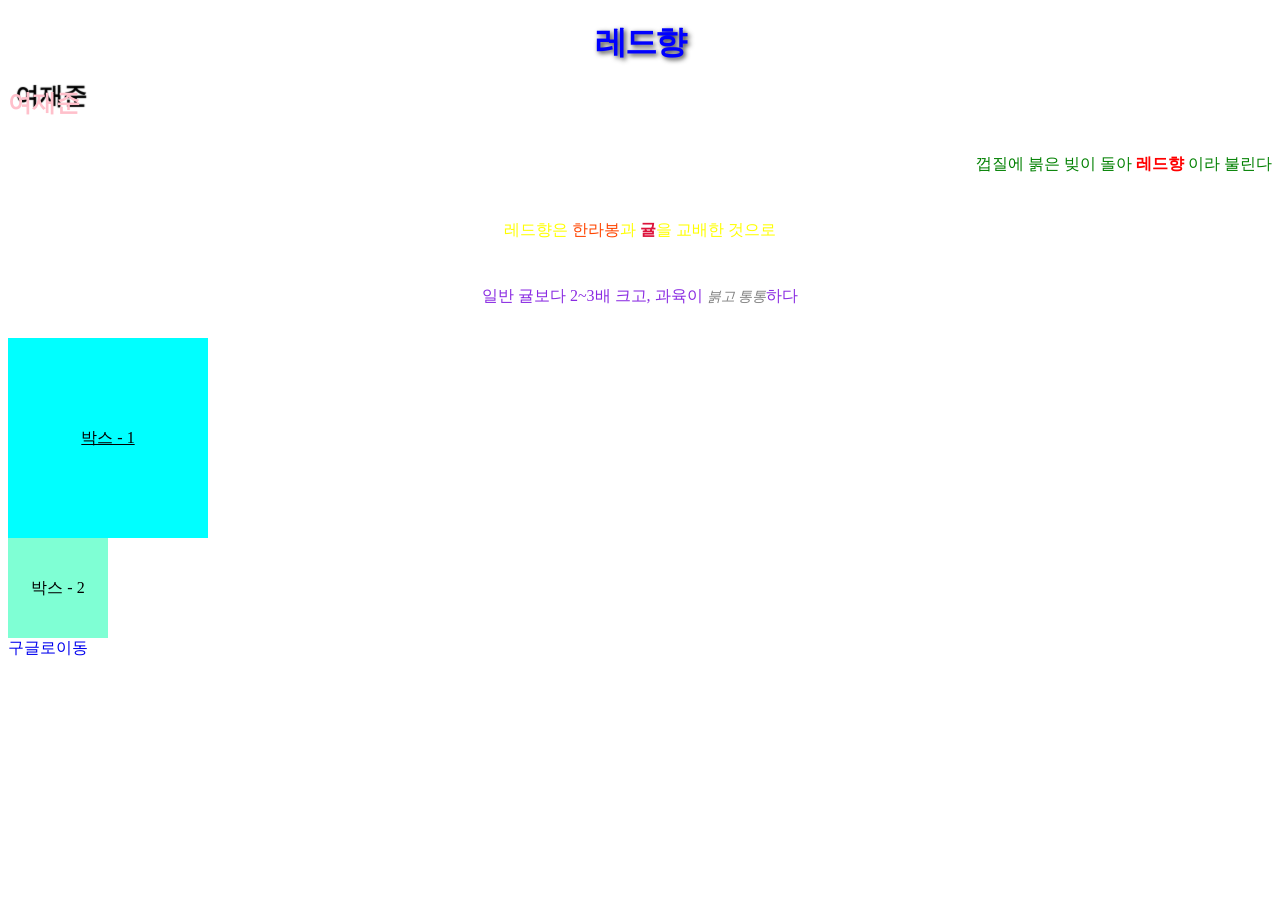
<file: index.html>
<!doctype html>
<html lang="ko">
  <head>
    <meta charset="UTF-8" />
    <meta name="viewport" content="width=device-width, initial-scale=1.0" />
    <title>Document</title>
    <style>
      h1 {
        color: #00f; /* 16진수 표기법 */
        text-align: center;
        /* text-shadow:가로거리 세로거리 번짐정도 색상 ; */
        text-shadow: 2px 2px 5px #333; /*글자 그림자 코드*/
        letter-spacing: -2px; /*글자 간격 조절 코드*/
      }
      h2 {
        color: pink;
        text-shadow: 7px -7px 1px #000;
      }
      p {
        color: green; /* 색상 이름 표기법 */
        text-align: right; /*택스트 위치변경 코드*/
        line-height: 50px; /*줄 간격 조절 코드*/
      }
      span {
        color: rgb(255, 0, 0); /* rgb 표기법 */
        font-weight: bold;
      }
      .hanra {
        color: orangered;
        font-weight: 400;
      }
      .orange {
        color: crimson;
      }
      .p2 {
        color: yellow;
        text-align: center;
      }
      .p3 {
        color: blueviolet;
        text-align: center;
      }
      em {
        font-size: 14px;
        color: rgba(0, 0, 0, 0.5);
      }
      .box {
        width: 200px;
        height: 200px;
        background-color: aqua;
        text-align: center;
        line-height: 200px; /* 글자 위아래로 위치 변경 태그*/
        text-decoration: underline;
      }
      .box1 {
        width: 100px;
        height: 100px;
        background-color: aquamarine;
        text-align: center; /* 글자 중간으로 변경 태그*/
        line-height: 100px;
      }
      a {
        text-decoration: none;
      }
    </style>
  </head>
  <body>
    <h1>레드향</h1>
    <h2>여재준</h2>
    <p>껍질에 붉은 빚이 돌아 <span>레드향 </span>이라 불린다</p>
    <p class="p2">
      레드향은 <span class="hanra">한라봉</span>과
      <span class="orange">귤</span>을 교배한 것으로
    </p>
    <p class="p3">일반 귤보다 2~3배 크고, 과육이 <em>붉고 통통</em>하다</p>
    <!-- 박스 안에 글자 중간 정렬 -->
    <div class="box">박스 - 1</div>
    <div class="box1">박스 - 2</div>
    <a href="https://www.google.com/">구글로이동</a>
  </body>
</html>
</file>
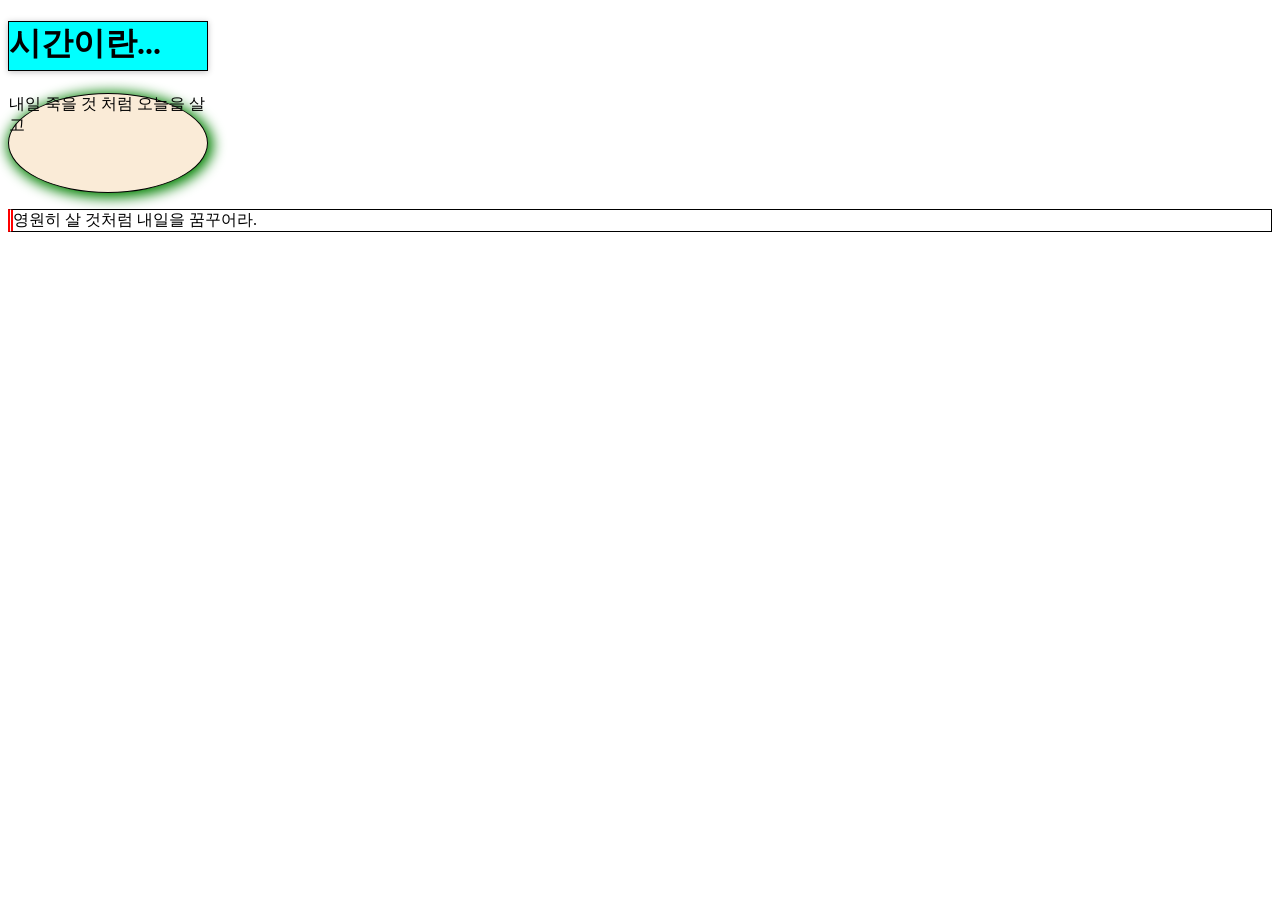
<file: boxmodel.html>
<!doctype html>
<html lang="ko">
  <head>
    <meta charset="UTF-8" />
    <meta name="viewport" content="width=device-width, initial-scale=1.0" />
    <title>블록 레벨 요소</title>
    <link rel="stylesheet" href="css/boxmodel.css">
  </head>
  <body>
    <h1>시간이란...</h1>
    <div>내일 죽을 것 처럼 <span>오늘</span>을 살고</div>
    <p>영원히 살 것처럼 내일을 꿈꾸어라.</p>
  </body>
</html>
</file>
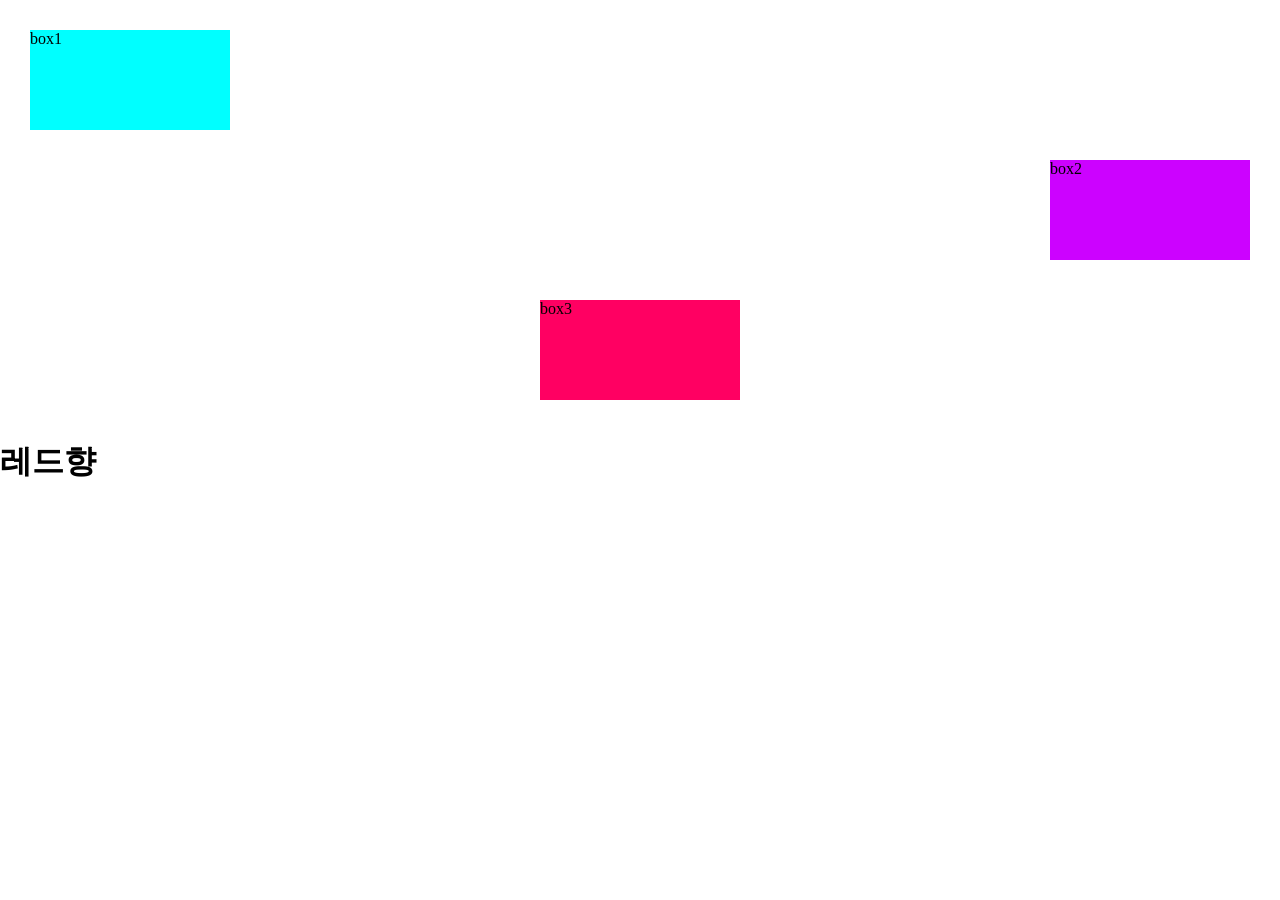
<file: boxmodel2.html>
<!DOCTYPE html>
<html lang="ko">
<head>
    <meta charset="UTF-8">
    <meta name="viewport" content="width=device-width, initial-scale=1.0">
    <title>여백 조절</title>
    <link rel="stylesheet" href="css/boxmodel2.css">
</head>
<body>
    <div id="box1">box1</div>
    <div id="box2">box2</div>
    <div id="box3">box3</div>
    <h1>레드향</h1>
    
</body>
</html>
</file>
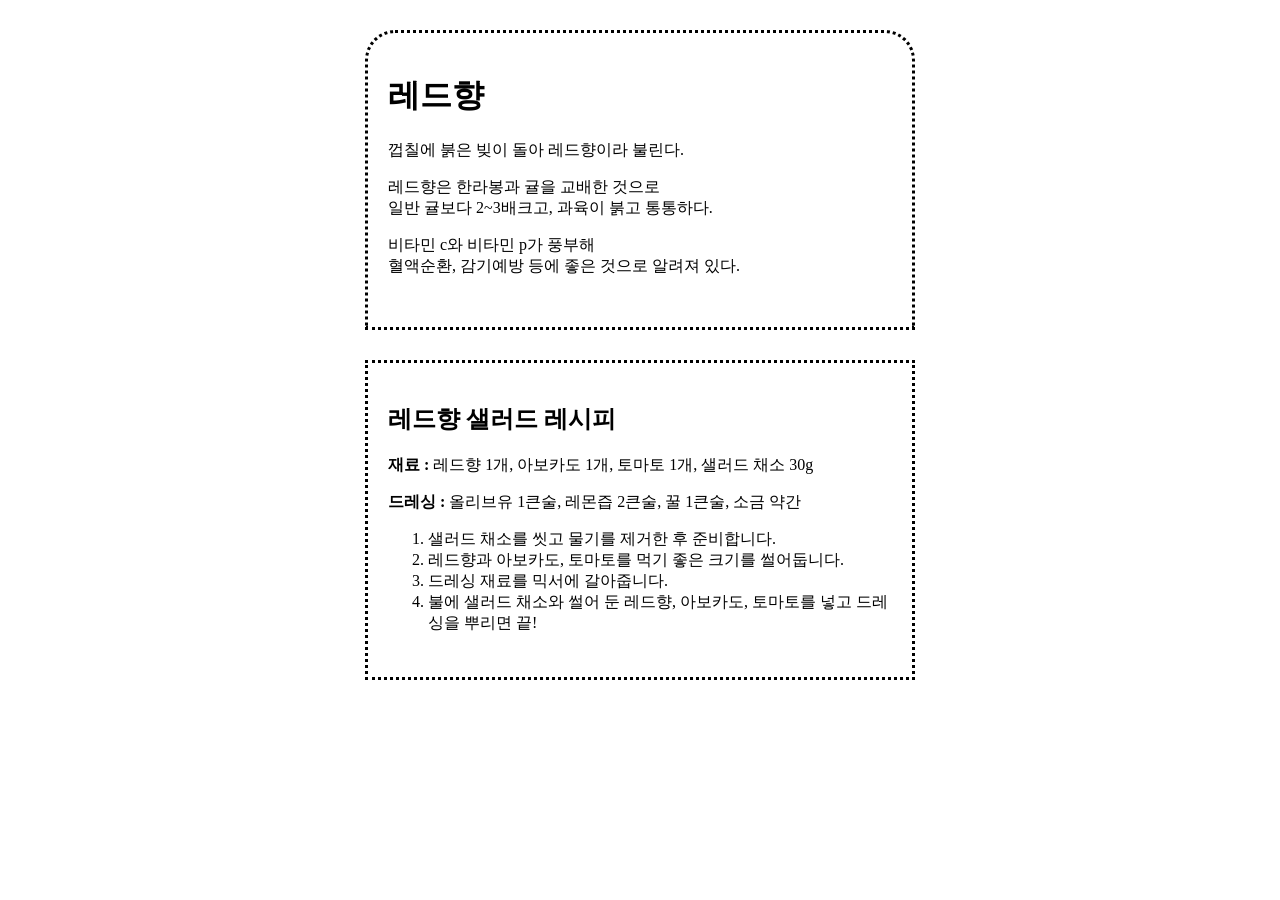
<file: boxmodel3.html>
<!doctype html>
<html lang="ko">
  <head>
    <meta charset="UTF-8" />
    <meta name="viewport" content="width=device-width, initial-scale=1.0" />
    <title>boxmodel3</title>
    <link rel="stylesheet" href="css/boxmodel3.css" />
  </head>
  <body>
    <div class="div1">
      <h1>레드향</h1>
      <p>껍칠에 붉은 빚이 돌아 레드향이라 불린다.</p>
      <p>
        레드향은 한라봉과 귤을 교배한 것으로<br />일반 귤보다 2~3배크고, 과육이
        붉고 통통하다.
      </p>
      <p>
        비타민 c와 비타민 p가 풍부해<br />혈액순환, 감기예방 등에 좋은 것으로
        알려져 있다.
      </p>
    </div>
    <div class="div2">
      <h2>레드향 샐러드 레시피</h2>
      <p><b>재료 :</b> 레드향 1개, 아보카도 1개, 토마토 1개, 샐러드 채소 30g</p>
      <p><b>드레싱 :</b> 올리브유 1큰술, 레몬즙 2큰술, 꿀 1큰술, 소금 약간</p>
      <ol type="1">
        <li>샐러드 채소를 씻고 물기를 제거한 후 준비합니다.</li>
        <li>레드향과 아보카도, 토마토를 먹기 좋은 크기를 썰어둡니다.</li>
        <li>드레싱 재료를 믹서에 갈아줍니다.</li>
        <li>불에 샐러드 채소와 썰어 둔 레드향, 아보카도, 토마토를 넣고 드레싱을 뿌리면 끝!</li>
      </ol>
    </div>
  </body>
</html>
</file>
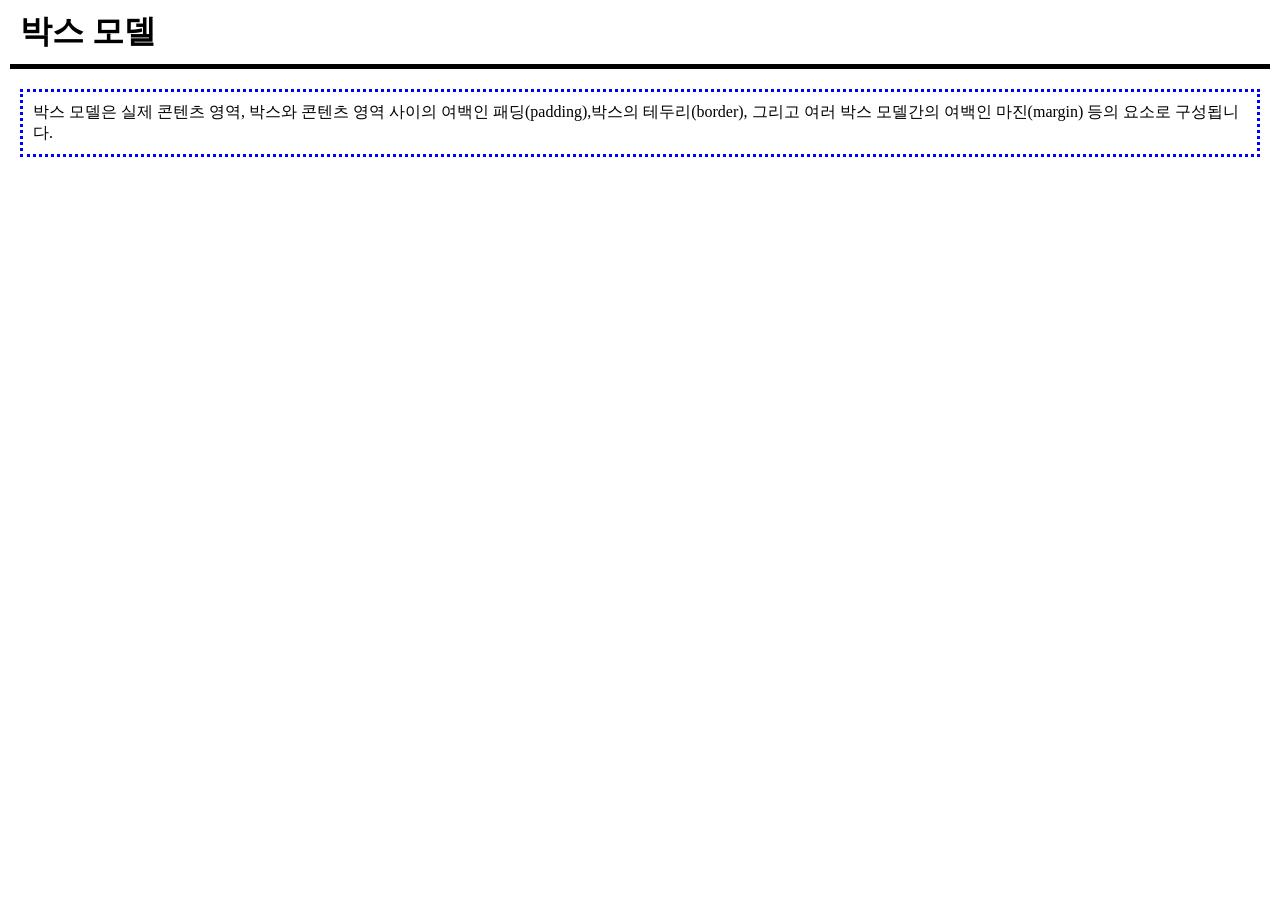
<file: boxmodelex.html>
<!doctype html>
<html lang="ko">
  <head>
    <meta charset="UTF-8" />
    <meta name="viewport" content="width=device-width, initial-scale=1.0" />
    <title>boxmodelex</title>
    <link rel="stylesheet" href="css/boxmodelex.css" />
  </head>
  <body>
    <div>
      <h1>박스 모델</h1>
      <p>
        박스 모델은 실제 콘텐츠 영역, 박스와 콘텐츠 영역 사이의 여백인
        패딩(padding),박스의 테두리(border), 그리고 여러 박스 모델간의 여백인
        마진(margin) 등의 요소로 구성됩니다.
      </p>
    </div>
  </body>
</html>
</file>
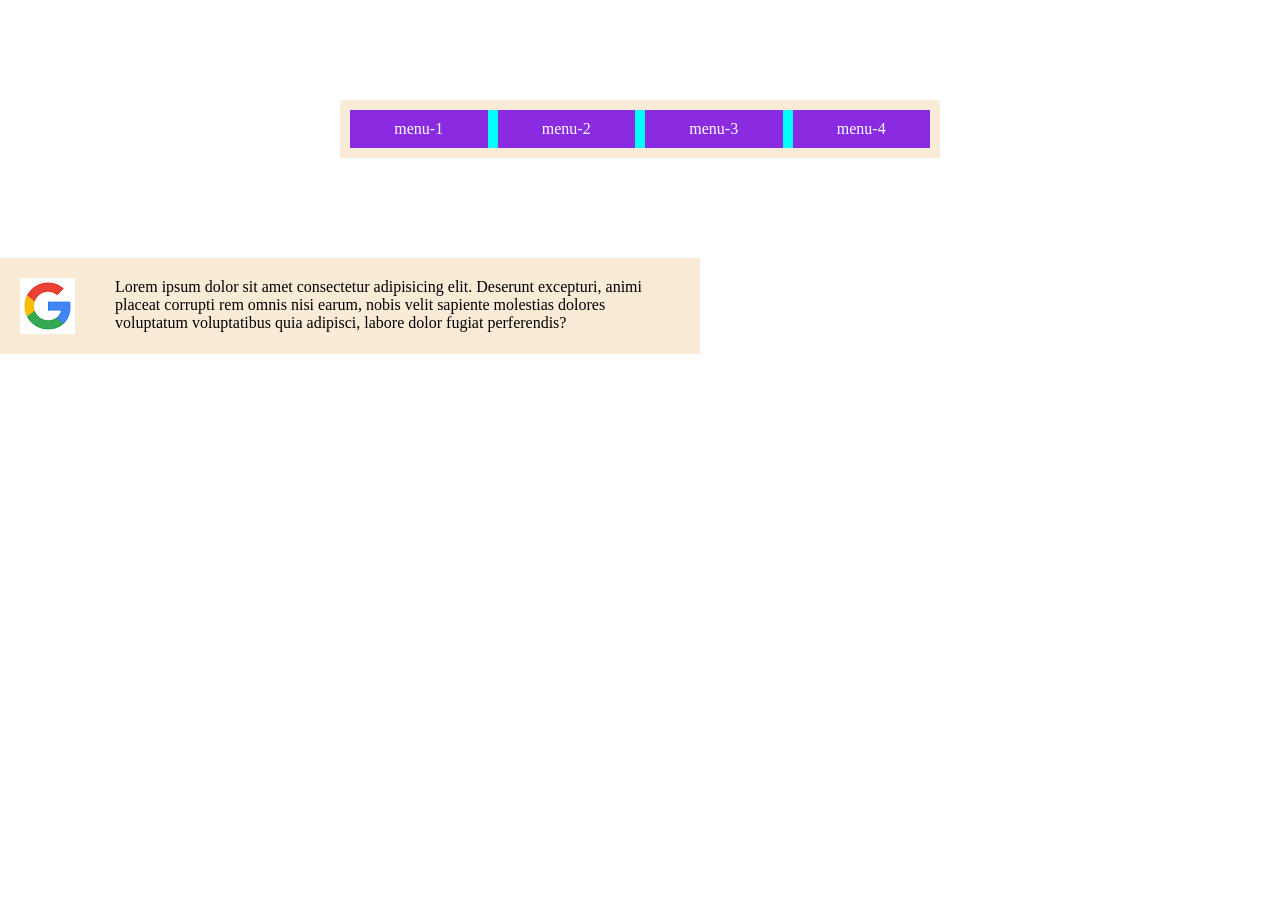
<file: flex.html>
<!doctype html>
<html lang="ko">
  <head>
    <meta charset="UTF-8" />
    <meta name="viewport" content="width=device-width, initial-scale=1.0" />
    <title>Document</title>
    <link rel="stylesheet" href="css/link.css" />
  </head>
  <body>
    <div class="flex-container">
      <ul>
        <li>menu-1</li>
        <li>menu-2</li>
        <li>menu-3</li>
        <li>menu-4</li>
      </ul>
    </div>
    <div class="img-container">
        <img src="images/google.png" alt="">
        <p>Lorem ipsum dolor sit amet consectetur adipisicing elit. Deserunt excepturi, animi placeat corrupti rem omnis nisi earum, nobis velit sapiente molestias dolores voluptatum voluptatibus quia adipisci, labore dolor fugiat perferendis?</p>
    </div>
  </body>
</html>
</file>
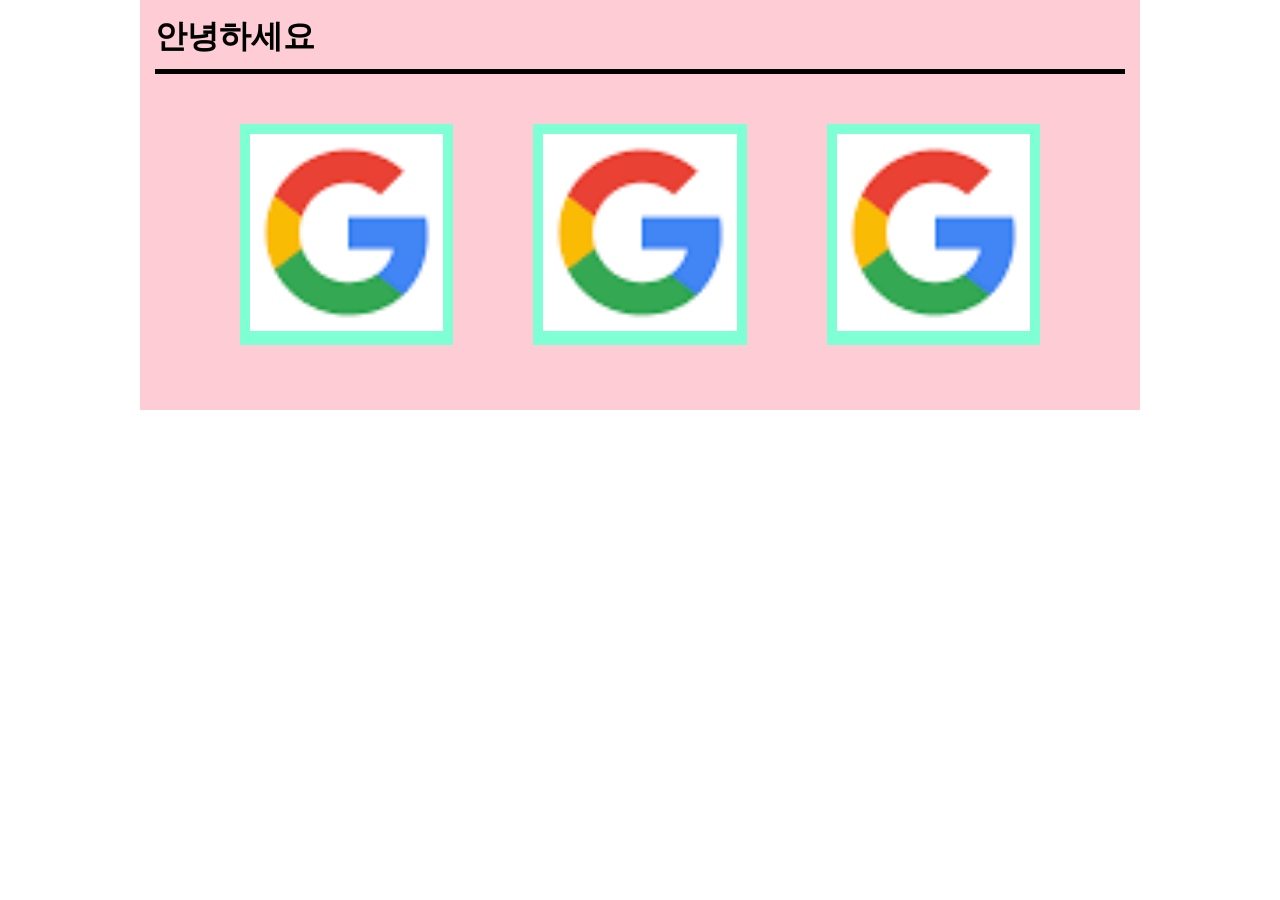
<file: flexex.html>
<!DOCTYPE html>
<html lang="ko">
<head>
    <meta charset="UTF-8">
    <meta name="viewport" content="width=device-width, initial-scale=1.0">
    <title>Document</title>
    <link rel="stylesheet" href="css/flexex.css">
</head>
<body>
    <div class="flexex">
        <h1>안녕하세요</h1>
        <ul>
            <li><img src="images/google.png" alt=""></li>
            <li><img src="images/google.png" alt=""></li>
            <li><img src="images/google.png" alt=""></li>
        </ul>
    </div>
</body>
</html>
</file>
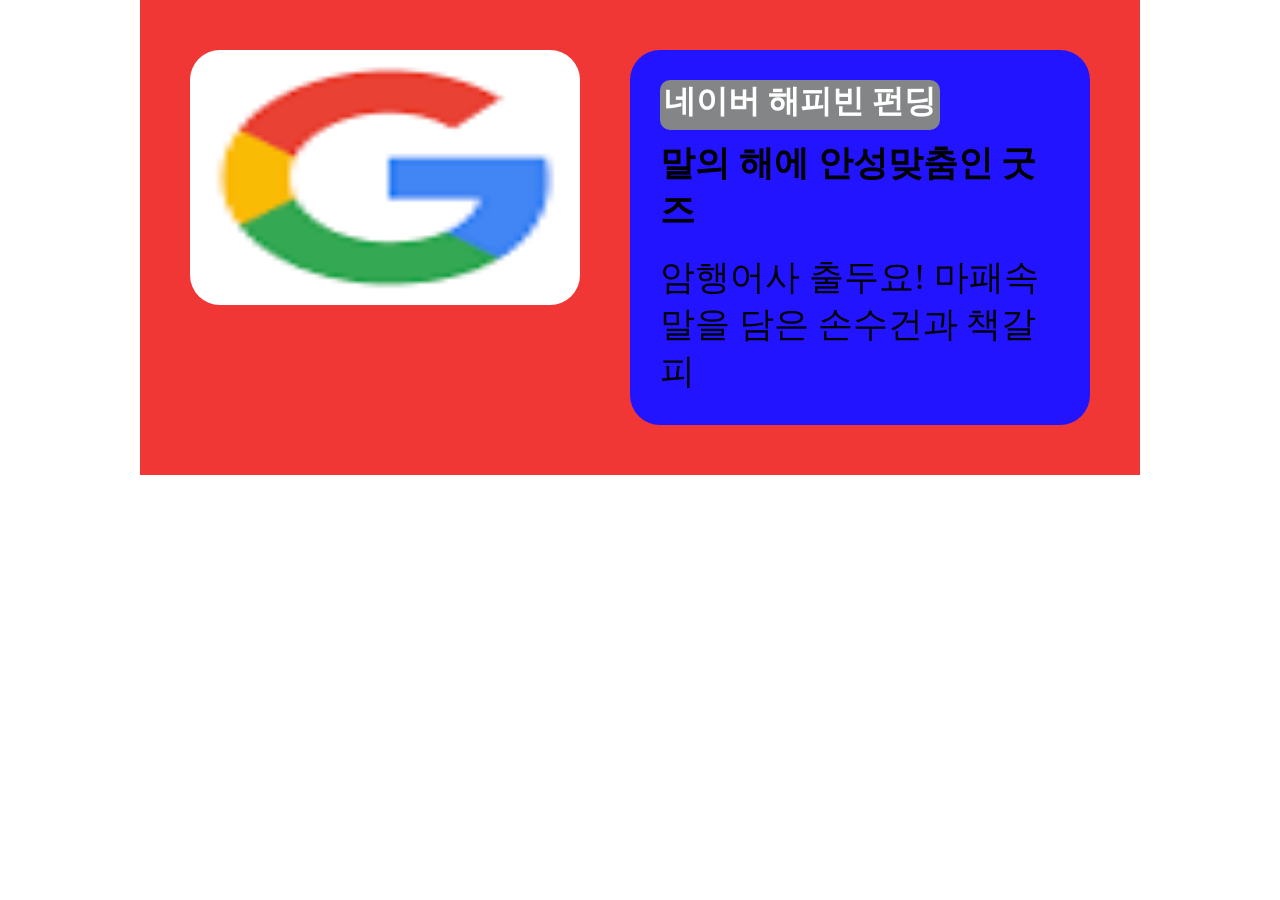
<file: flexex2.html>
<!doctype html>
<html lang="ko">
  <head>
    <meta charset="UTF-8" />
    <meta name="viewport" content="width=device-width, initial-scale=1.0" />
    <title>Document</title>
    <link rel="stylesheet" href="css/flexex2.css" />
  </head>
  <body>
    <div class="flexex2">
      <img src="images/google.png" alt="" />
      <div class="contant">
        <h1>네이버 해피빈 펀딩</h1>
        <h2>말의 해에 안성맞춤인 굿즈</h2>
        <p>암행어사 출두요! 마패속 <br />말을 담은 손수건과 책갈피</p>
      </div>
    </div>
  </body>
</html>
</file>
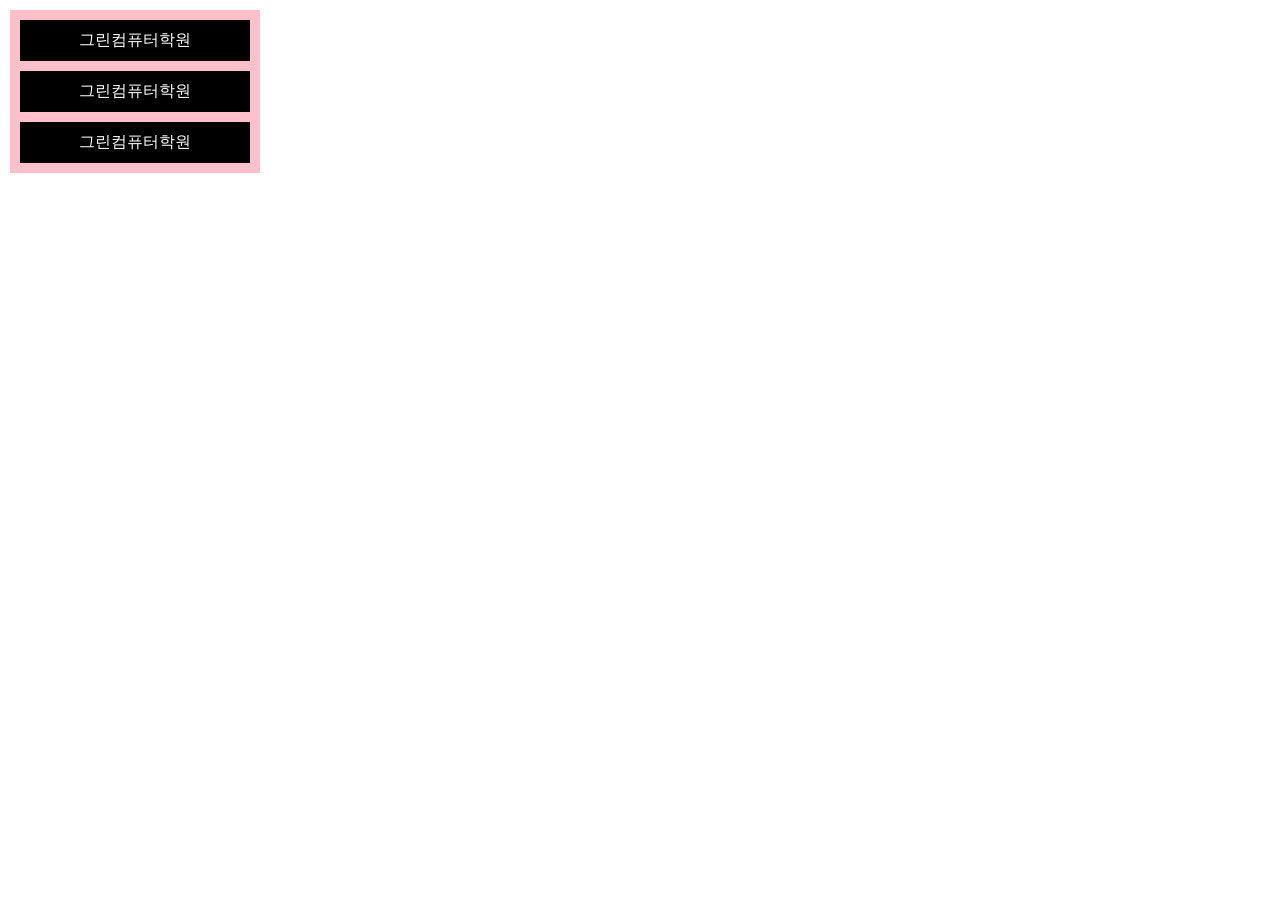
<file: greencomputer.html>
<!DOCTYPE html>
<html lang="ko">
<head>
    <meta charset="UTF-8">
    <meta name="viewport" content="width=device-width, initial-scale=1.0">
    <title>그린컴퓨터학원</title>
    <link rel="stylesheet" href="css/greencomputer.css">
</head>
<body>
    <ul class="greencomputer">
        <li>그린컴퓨터학원</li>
        <li>그린컴퓨터학원</li>
        <li>그린컴퓨터학원</li>
    </ul>
</body>
</html>
</file>
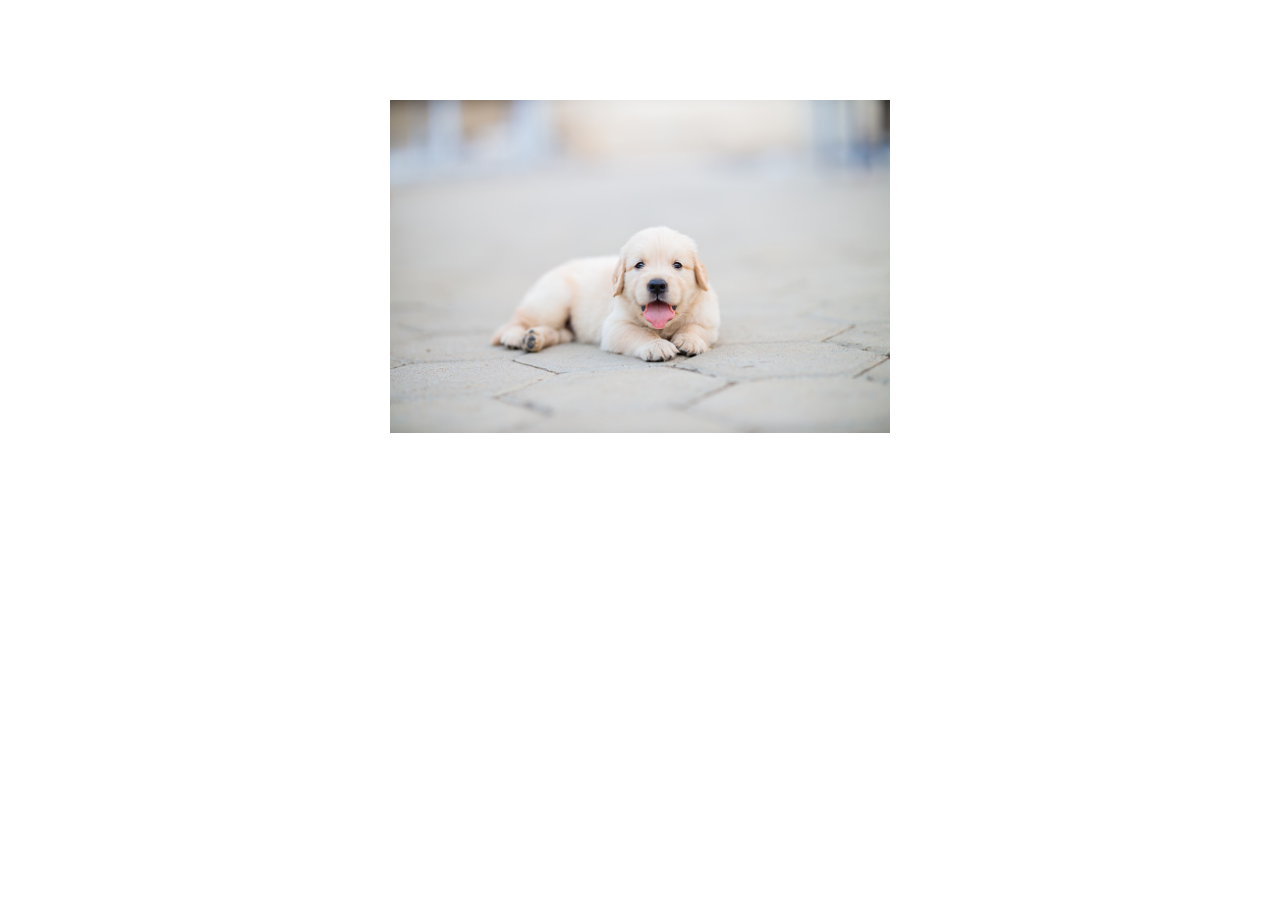
<file: hover_trasition.html>
<!doctype html>
<html lang="ko">
  <head>
    <meta charset="UTF-8" />
    <meta name="viewport" content="width=device-width, initial-scale=1.0" />
    <title>박스 호버 효과</title>
    <link rel="stylesheet" href="css/hover_tr.css" />
  </head>
  <body>
    <div class="img-box">
      <img src="images/dog.jpg" alt="강아지" />
      <div class="text_area">
        <p>여재준</p>
        <span class="line"></span>
      </div>
    </div>
  </body>
</html>
</file>
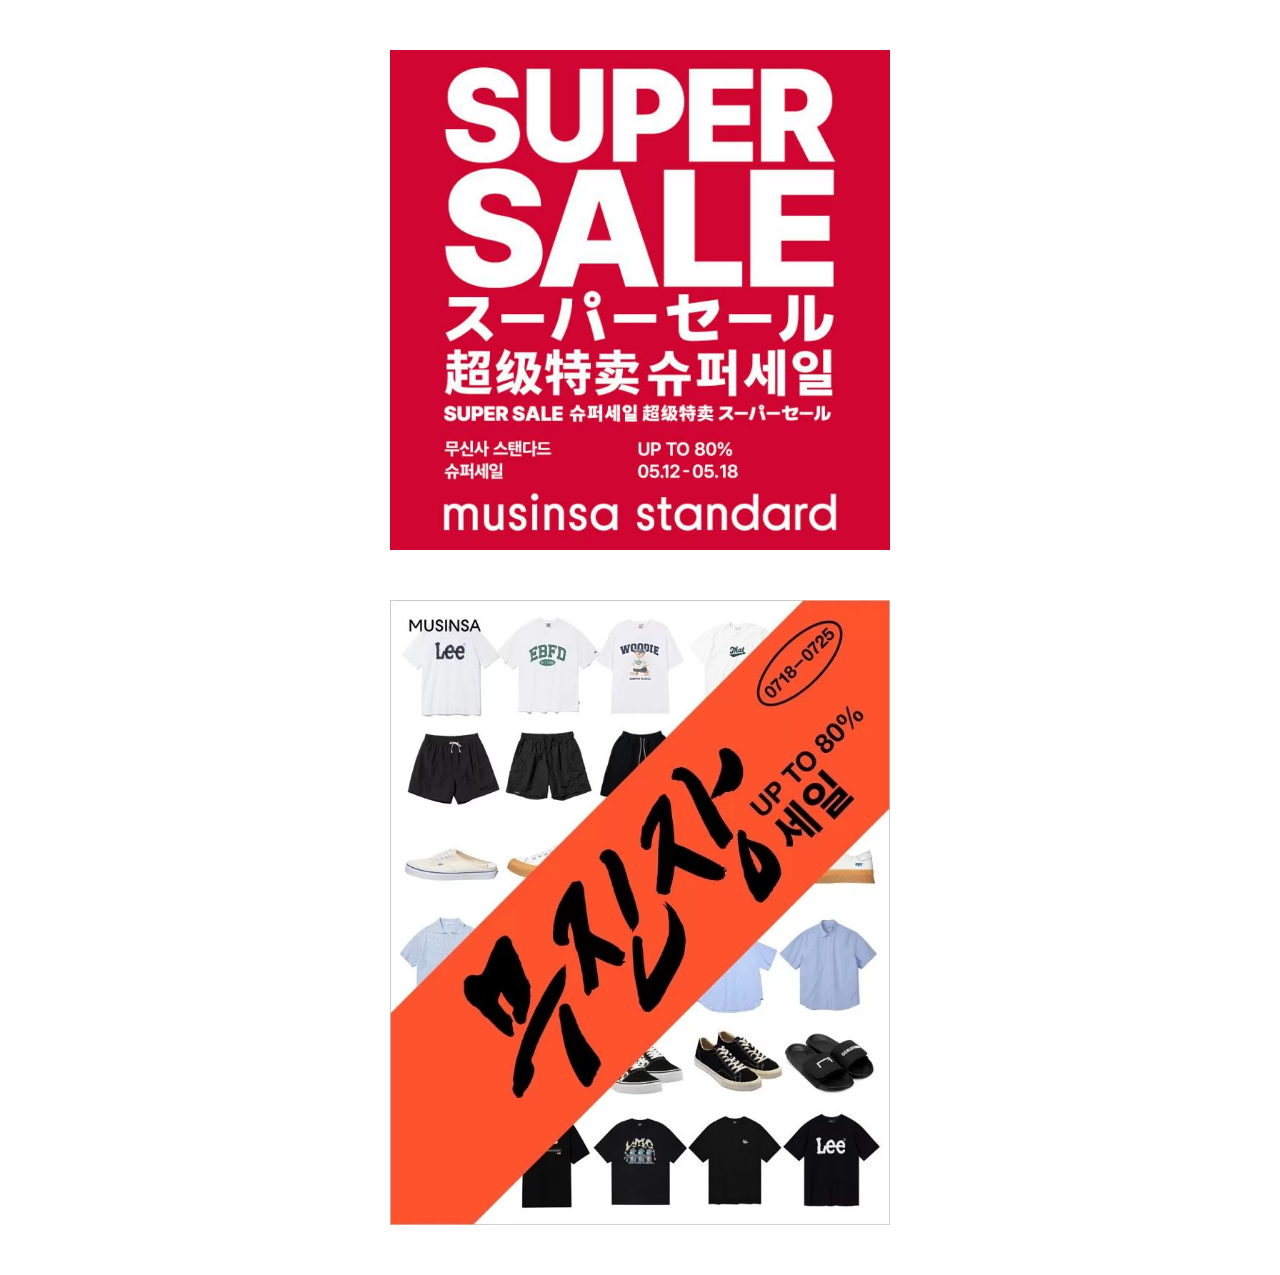
<file: hover_trasition2.html>
<!DOCTYPE html>
<html lang="ko">
<head>
    <meta charset="UTF-8">
    <meta name="viewport" content="width=device-width, initial-scale=1.0">
    <title>Document</title>
    <link rel="stylesheet" href="css/hover_tr2.css">
</head>
<body>
    <div class="img-box">
        <img src="images/supersale.jpg" alt="슈퍼세일">
        <div class="text_area">
            <p>슈퍼세일 바로가기</p>
            <span class="line"></span>
        </div>
    </div>
    <div class="img-box">
        <img src="images/muzinzang.jpg" alt="슈퍼세일">
        <div class="text_area">
            <p>무진장 세일 바로가기</p>
            <span class="line"></span>
        </div>
    </div>
</body>
</html>
</file>
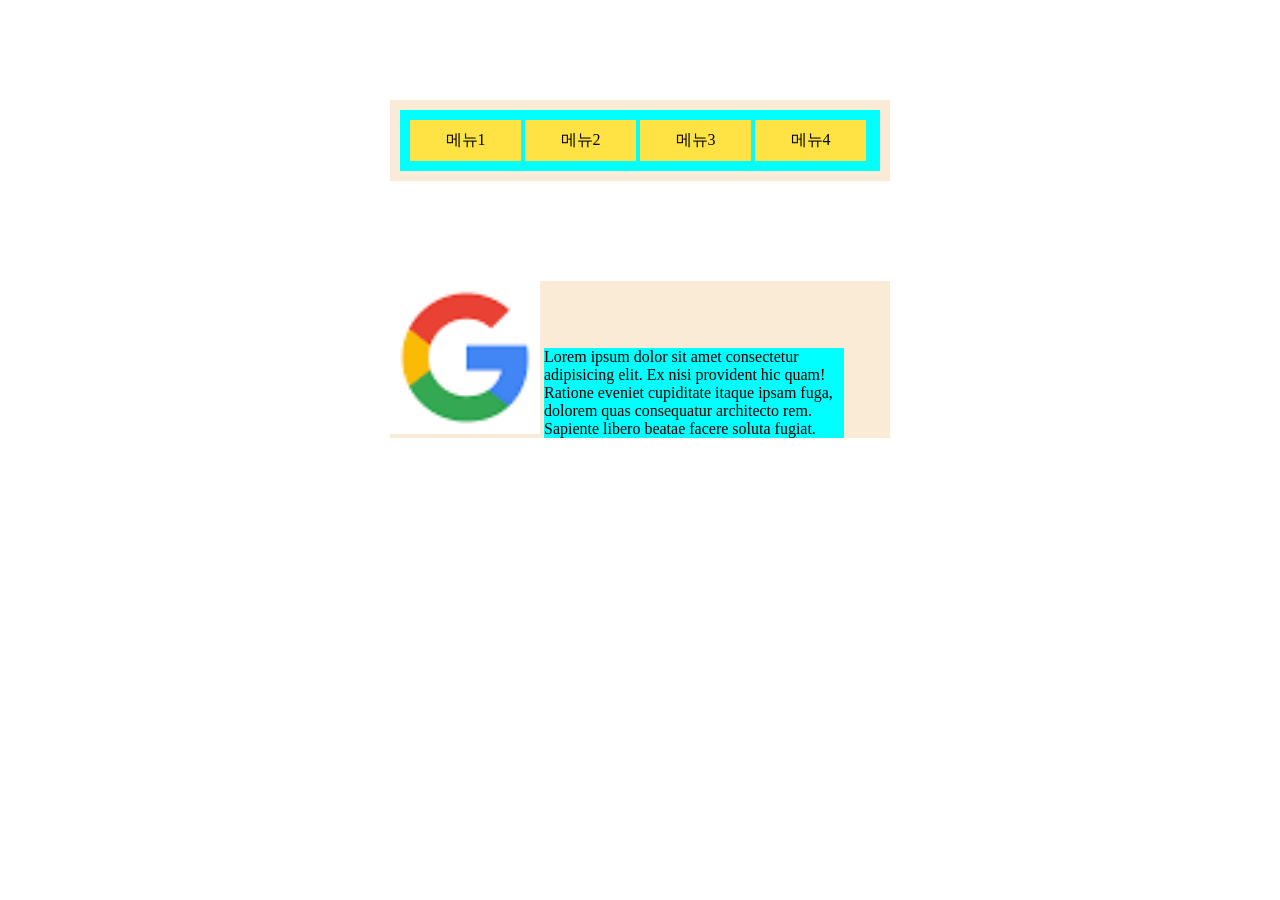
<file: inline_block.html>
<!doctype html>
<html lang="ko">
  <head>
    <meta charset="UTF-8" />
    <meta name="viewport" content="width=device-width, initial-scale=1.0" />
    <title>Document</title>
    <link rel="stylesheet" href="css/inline_block.css" />
  </head>
  <body>
    <!-- 네이비게이션 -->
    <nav>
      <ul>
        <li>메뉴1</li>
        <li>메뉴2</li>
        <li>메뉴3</li>
        <li>메뉴4</li>
      </ul>
    </nav>
    <!-- 이미지 레이아웃 -->
    <div class="img-content">
      <!-- 이미지 -->
       <img src="images/google.png" alt="">
      <!-- 글내용 -->
<p>Lorem ipsum dolor sit amet consectetur adipisicing elit. Ex nisi provident hic quam! Ratione eveniet cupiditate itaque ipsam fuga, dolorem quas consequatur architecto rem. Sapiente libero beatae facere soluta fugiat.</p>
    </div>
  </body>
</html>
</file>
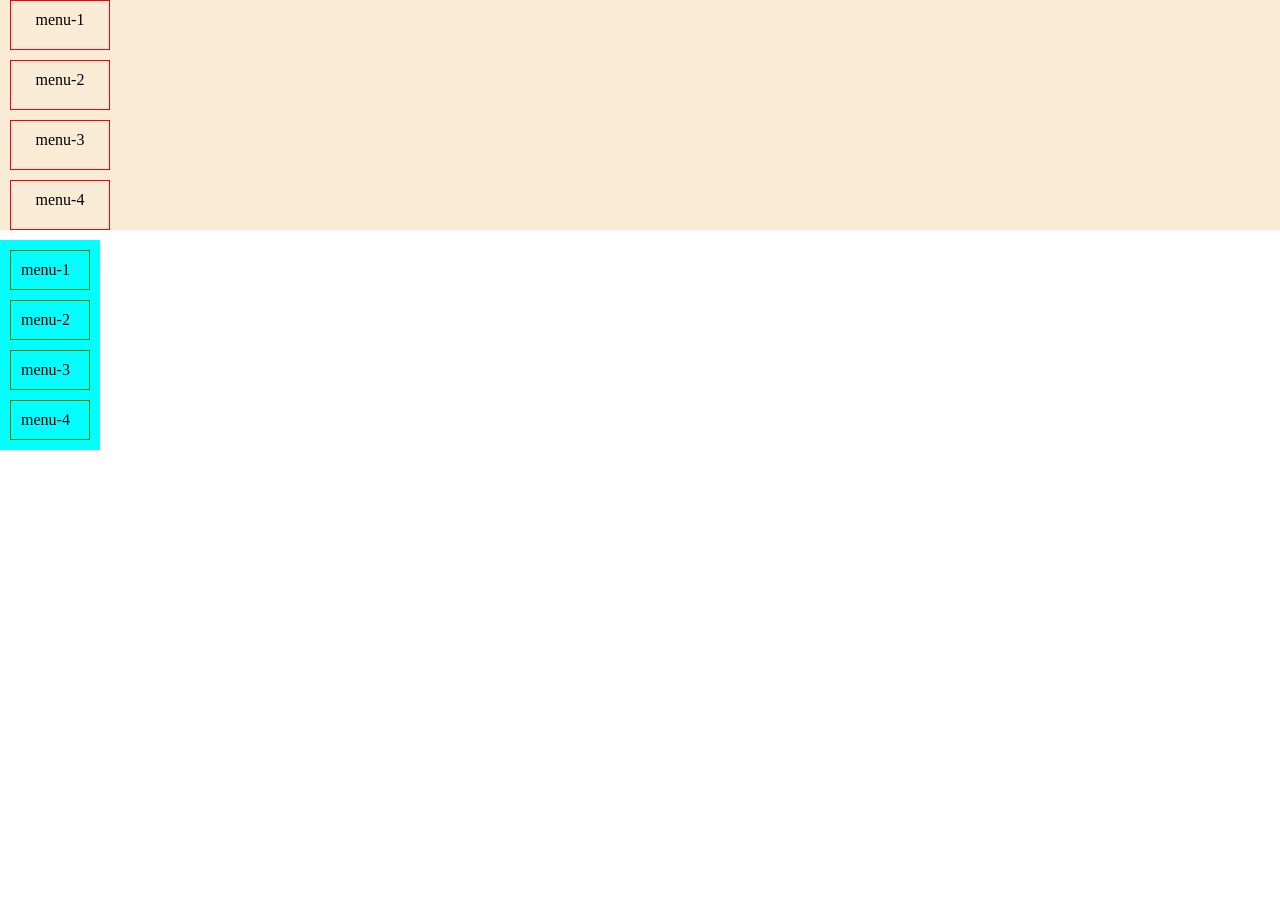
<file: list_style.html>
<!doctype html>
<html lang="ko">
  <head>
    <meta charset="UTF-8" />
    <meta name="viewport" content="width=device-width, initial-scale=1.0" />
    <title>Document</title>
    <!-- <style>내부스타일</style> -->
    <link rel="stylesheet" href="css/list_style.css" />
  </head>
  <body>
    <ul class="menu1">
      <!-- 순서 없는 목록 -->
      <li>menu-1</li>
      <li>menu-2</li>
      <li>menu-3</li>
      <li>menu-4</li>
    </ul>
    <ul class="menu2">
      <!-- 순서 없는 목록 -->
      <li>menu-1</li>
      <li>menu-2</li>
      <li>menu-3</li>
      <li>menu-4</li>
    </ul>
    <!-- 순서 있는 목록 -->
    <!-- <ol type="A">
        <li>menu-1</li>
        <li>menu-2</li>
        <li>menu-3</li>
        <li>menu-4</li>
     </ol> -->
     
  </body>
</html>
</file>
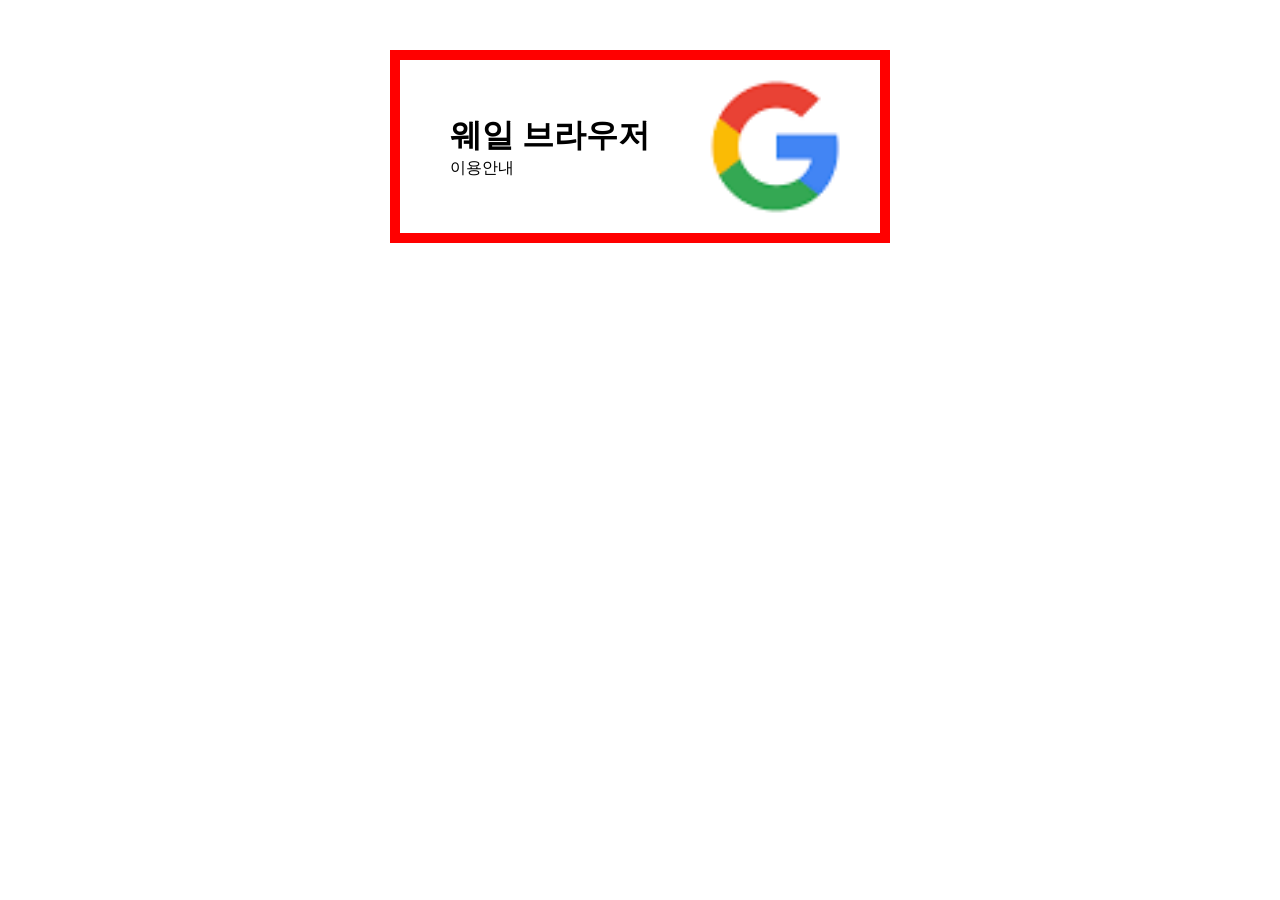
<file: naverwhale.html>
<!doctype html>
<html lang="ko">
  <head>
    <meta charset="UTF-8" />
    <meta name="viewport" content="width=device-width, initial-scale=1.0" />
    <title>Document</title>
    <link rel="stylesheet" href="css/naverwhale.css" />
  </head>
  <body>
    <div class="wrap">
      <div class="naverwhale">
        <div class="naverwhale1">
          <h1>웨일 브라우저</h1>
          <p>이용안내</p>
        </div>

        <div class="naverwhaleimg">
          <img src="images/google.png" alt="" />
        </div>
      </div>
    </div>
  </body>
</html>
</file>
<file: css/boxmodel.css>
*{
    box-sizing: border-box;
}
h1,div,p{
    border: 1px solid black;
}
h1{
    width: 200px;
    height: 50px;
    background-color: aqua;
    /* box-shadow: 수평거리 수직거리 흐림정도 번짐정도 색상 inset(안에그림자); */
    /* box-shadow: 5px 5px 15px 5px blue ; */
    box-shadow: rgba(32, 33, 36, 0.28) 0px 1px 6px 0px;
}
div{
    width: 200px;
    height: 100px;
    background-color: antiquewhite;
        box-shadow: 2px 2px 13px 3px green;
        border-radius: 50%;

}
/* 테두리 스타일 적용 */
p{
    /* border-style: dashed;
    border-width: 2px;
    border-color: aquamarine; */
    border-left: 5px double red;
    /* 위 오른쪽 아래 왼쪽 */
    /* border-radius: 10px 20px 30px 40px; */
    /* 위아래 / 왼쪽 오른쪽 */
    /* border-radius: 20px 50px; */
}
</file>
<file: css/boxmodel2.css>
*{
    padding: 0;
    margin: 0;
    box-sizing: border-box;
}
div{
    height: 100px;
    width: 200px;
    margin: 30px;

}
#box1{
    background-color: aqua;
}
#box2{
    background-color: rgb(204, 2, 255);
    /* margin: 0 auto; 중간으로 배치하는 방법 */
    margin-left: auto;
}
#box3{
    background-color: rgb(255, 0, 98);
    margin: 40px auto;
}
</file>
<file: css/boxmodel3.css>
* {
  /* padding: 0; */
  /* margin: 0; */
  box-sizing: border-box;
}
.div1 {
  border: 3px dotted black;
  width: 550px;
  height: 300px;
  border-radius: 30px 30px 0 0;
  margin: 30px auto;
  padding: 20px;
  
}
.div2 {
  border: 3px dotted black;
  width: 550px;
  height: 320px;
  margin: 30px auto;
  padding: 20px;
}
</file>
<file: css/boxmodelex.css>
* {
  padding: 0px;
  margin: 0px;
  box-sizing: border-box;
}
p {
  border: 2px solid blue;
  border-style: dotted;
  border-width: 3px;
  margin: 10px;
  padding: 10px;
}
h1 {
  padding-left: 10px;
  border-bottom: 5px solid black;
  margin-bottom:20px;
  padding-bottom: 10px;
}
div{
    padding: 10px;
}
</file>
<file: css/link.css>
*{
    margin: 0;
    padding: 0;
    box-sizing: border-box;
}
ul,li{
    list-style: none;
}
.flex-container{
    width: 600px;
    background-color: antiquewhite;
    margin: 100px auto;
    padding: 10px;
}
.flex-container ul{
    display: flex;
    gap: 10px;
    background-color: aqua;
}
.flex-container ul li{
    width: calc(100% / 4);
    padding: 10px;
    background-color: blueviolet;
    color: #fff;
    text-align: center;
}
.img-container{
    display: flex;
    gap: 40px;
    width: 700px;
    background-color: antiquewhite;
    padding: 20px;
}
</file>
<file: css/flexex.css>
* {
  padding: 0px;
  margin: 0px;
  box-sizing: border-box;
}
ul,li {
  list-style: none;
}
.flexex {
  background-color: #fdccd4;
  width: 1000px;
  padding: 15px;
  margin: 0 auto;
}
h1 {
  border-bottom: 5px solid black;
  margin-bottom: 20px;
  padding-bottom: 10px;
}
.flexex ul{
    width: 800px;
    background-color: #fdccd4;
    margin: 50px auto;
    display: flex;
    gap: 80px;
}
.flexex ul li{
    width: calc(100% / 3);
    background-color: aquamarine;
    padding: 10px;

}
.flexex ul li img{
    width: 100%;
}
</file>
<file: css/flexex2.css>
* {
  padding: 0;
  margin: 0;
  box-sizing: border-box;
}
.flexex2 {
  width: 1000px;
  background-color: #f13636;
  display: flex;
  margin: auto;
  gap: 50px;
  padding: 50px;
}
.flexex2 img {
  width: 500px;
  height: 255px;
  border-radius: 30px 30px 30px 30px;
}
.contant {
  width: 500px;
  background-color: #2314ff;
  padding: 30px;
  border-radius: 30px 30px 30px 30px;
}
.contant h1 {
  width: 280px;
  height: 50px;
  color: white;
  background-color: rgb(131, 133, 134);
  text-align: center;
  border-radius: 10px 10px 10px 10px;
  padding-left: 0;
}
.contant h2 {
  width: 400px;
  font-size: 35px;
  padding: 10px;
  padding-left: 0;
}
.contant p {
  font-size: 35px;
  margin-top: 10px;
}
</file>
<file: css/greencomputer.css>
*{
    padding: 0px;
    margin: 0px;
    box-sizing: border-box;
}
.greencomputer{
    list-style-type: none;
    color: white;
    background-color: pink;
    width: 250px;
    padding: 10px;
    margin: 10px;
    text-align: center;
}
.greencomputer li{
    background-color: black;
    padding: 10px;
    margin-bottom: 10px;
}
.greencomputer :last-child{
    margin: 0px;
}
</file>
<file: css/hover_tr.css>
*{
    margin: 0;
    padding: 0;
    box-sizing: border-box;
}
.img-box{
    margin: 100px auto;
    width: 500px;
    background-color: red;
    position: relative;
}
.img-box img{
    display: block;
    width: 100%;
}
.text_area{
    /* display: none; */
    opacity: 0;
    width: 100%;
    height: 100%;
    background-color: rgba(0,0,0,0.6);
    position: absolute;
    top: 0;
    left: 0;
    transition: all 0.3s ;

}
.text_area p{
    position:absolute;
    top: 50%;
    left: 50%;
    transform: translate(-50% , -50%);
    font-size: 24px;
    color: #fff;
    /* text-align: center; */
}
.line{
    position:absolute;
    bottom: 140px;
    left: 50%;
    transform: translatex(-50%);
    width: 0px;
    height: 2px;
    background-color: #fff;
    transition: all 0.2s;
}
/* 호버기능 */
.img-box:hover .text_area{
    /* display: block; */
    opacity: 1;
    cursor: pointer;
}
.img-box:hover .line{
    width: 100px;
}
</file>
<file: css/hover_tr2.css>
* {
  margin: 0;
  padding: 0;
  box-sizing: border-box;
}
.img-box {
  margin: 50px auto; /*위드값이 무조건 있어야 적용된다*/
  width: 500px;
  background-color: aquamarine;
  position: relative;
}
.img-box img {
  width: 100%;
  display: block;
}
.text_area {
  width: 100%;
  height: 100%;
  background-color: rgba(0, 0, 0, 0.3);
  position: absolute;
  top: 0;
  left: 0;
  opacity: 0;
  transition: all 0.3S;
}
.text_area p {
  color: white;
  font-weight: bold;
  font-size: 30px;
  position: absolute;
  top: 50%;
  left: 50%;
  transform: translate(-50%, -50%);
}
.line {
  background-color: white;
    width: 0px;
    height: 2px;
    position: absolute;
    bottom: 225px;
    left: 50%;
    transform: translatex(-50%);
    transition: all 0.3s;
}
/* 호버영역 */
.img-box:hover .text_area{
    opacity: 1;
    cursor: pointer;
}
.img-box:hover .line{
    width: 230px;
}
</file>
<file: css/inline_block.css>
* {
  margin: 0;
  padding: 0;
  box-sizing: border-box;
}
ul,
li {
  list-style: none;
}
nav{
    width: 500px;
    padding: 10px;
    background-color: antiquewhite;
    margin: 100px auto;
}
ul{
    background-color: aqua;
    padding: 10px;
}
li{
    /* display: inline; */
    display: inline-block;
    width: calc((100% / 4) - 4px);
    background-color: rgb(255, 227, 68);
    padding: 10px;
    text-align: center;
}
.img-content{
    width: 500px;
    background-color: antiquewhite;
    margin: 50px auto;
}
.img-content p{
    display:  inline-block;
    background-color: aqua;
    width: 300px;
}
.img-content img{
    display:  inline-block;
    width: 150px;
}
</file>
<file: css/list_style.css>
li {
  /* list-style-type: none; */
}
* {
  padding: 0;
  margin: 0;
  box-sizing: border-box;
}
ul,
li {
  list-style-type: none;
}
.menu1 {
  /* list-style-type: none; */
  /* list-style-type: square; */
  /* list-style-image: url("../images/google.png"); */
  background-color: antiquewhite;
}
.menu1 li {
  width: 100px;
  height: 50px;
  border: 1px solid red;
  /* margin: 10px; */
  margin-left: 10px;
  margin-bottom: 10px;
  padding: 10px;
  text-align: center;
}
.menu2 {
  width: 100px;
  background-color: aqua;
  padding: 10px;
}
.menu2 li {
  padding: 10px;
  /* margin: 10px; */
  border: 1px solid green;
  margin-bottom: 10px;
}
.menu2 li:last-child {
  margin: 0px;
}
</file>
<file: css/naverwhale.css>
* {
  margin: 0;
  padding: 0;
  box-sizing: border-box;
}
.wrap{
    width: 500px;
    padding: 10px;
    background-color: red;
    margin:50px auto;
}
.naverwhale {
  /* width: 400px; */
  background-color: rgb(255, 255, 255);
  display: flex;
  gap: 50px;
  align-items: center;
  padding: 10px;
}
.naverwhale1 {
  /* width: 300px; */
  background-color: rgb(255, 255, 255);
  /* padding: 40px; */
  padding-left: 40px;
}
.naverwhaleimg{
    width: 150px;
    background-color: rgb(255, 255, 255);
    /* margin-right: 40PX; */
}
.naverwhaleimg img{
    width: 100%;
    display: block;
}
</file>
